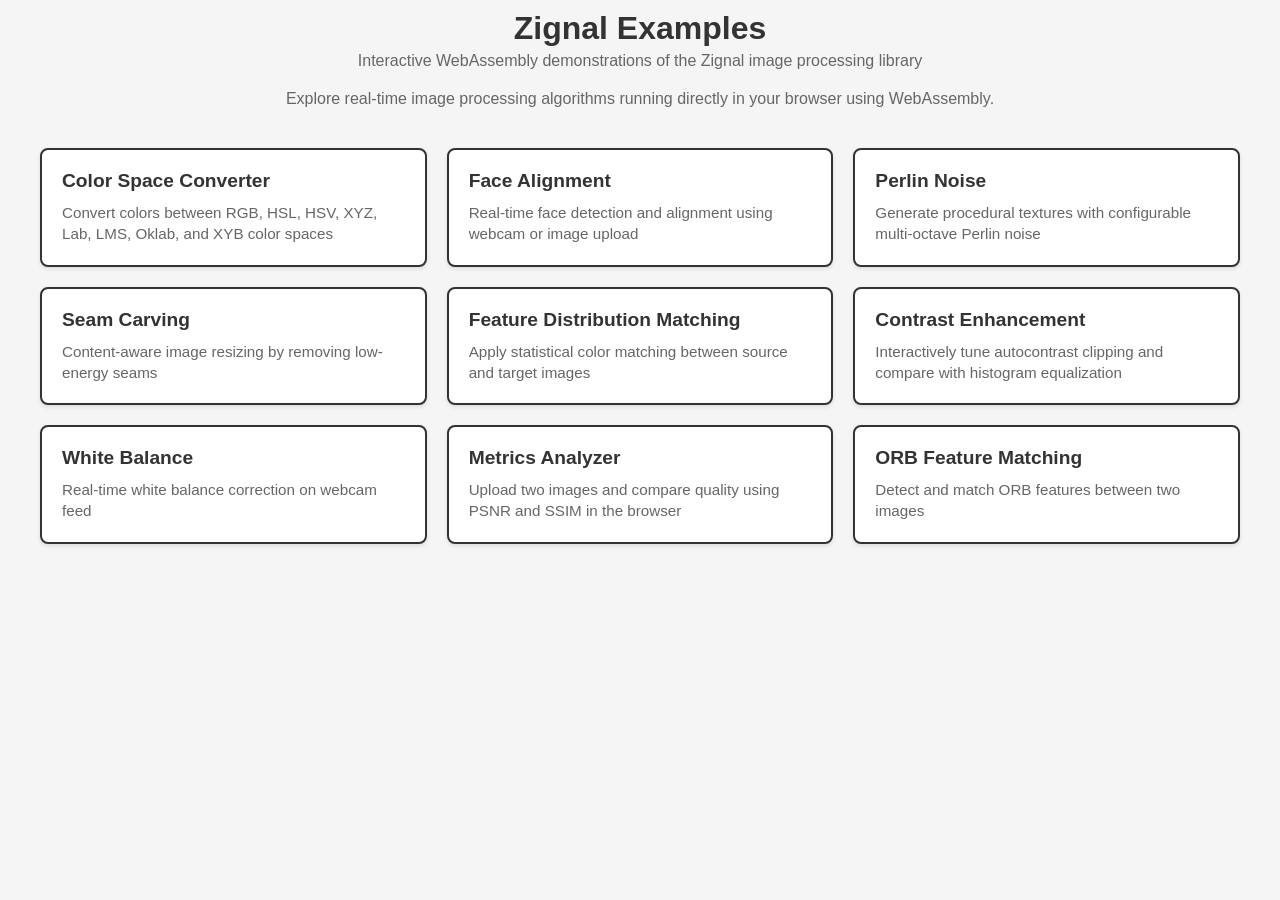
<file: examples/web/index.html>
<!DOCTYPE html>
<html lang="en">
	<head>
		<meta charset="UTF-8">
		<meta name="viewport" content="width=device-width, initial-scale=1.0">
		<meta http-equiv="X-UA-Compatible" content="ie=edge">
		<title>Zignal Examples</title>
		<link rel="stylesheet" href="./styles.css">
		<link rel="icon" type="image/png" href="favicon.png">
	</head>
	<body>
		<div class="header">
			<h1>Zignal Examples</h1>
			<p>Interactive WebAssembly demonstrations of the Zignal image processing library</p>
		</div>

		<div class="instructions">
			Explore real-time image processing algorithms running directly in your browser using WebAssembly.
		</div>

		<div class="examples-grid">
			<div class="example-card">
				<h3><a href="colorspaces.html">Color Space Converter</a></h3>
				<p>Convert colors between RGB, HSL, HSV, XYZ, Lab, LMS, Oklab, and XYB color spaces</p>
			</div>

			<div class="example-card">
				<h3><a href="face-alignment.html">Face Alignment</a></h3>
				<p>Real-time face detection and alignment using webcam or image upload</p>
			</div>

			<div class="example-card">
				<h3><a href="perlin-noise.html">Perlin Noise</a></h3>
				<p>Generate procedural textures with configurable multi-octave Perlin noise</p>
			</div>

			<div class="example-card">
				<h3><a href="seam-carving.html">Seam Carving</a></h3>
				<p>Content-aware image resizing by removing low-energy seams</p>
			</div>

			<div class="example-card">
				<h3><a href="fdm.html">Feature Distribution Matching</a></h3>
				<p>Apply statistical color matching between source and target images</p>
			</div>

			<div class="example-card">
				<h3><a href="contrast-enhancement.html">Contrast Enhancement</a></h3>
				<p>Interactively tune autocontrast clipping and compare with histogram equalization</p>
			</div>

			<div class="example-card">
				<h3><a href="white-balance.html">White Balance</a></h3>
				<p>Real-time white balance correction on webcam feed</p>
			</div>

			<div class="example-card">
				<h3><a href="metrics.html">Metrics Analyzer</a></h3>
				<p>Upload two images and compare quality using PSNR and SSIM in the browser</p>
			</div>
			<div class="example-card">
				<h3><a href="feature_matching.html">ORB Feature Matching</a></h3>
				<p>Detect and match ORB features between two images</p>
			</div>
		</div>
	</body>
</html>
</file>
<file: examples/web/styles.css>
/* Shared styles extracted from fdm.html */
body {
  margin: 0;
  padding: 10px;
  font-family: sans-serif;
  background-color: #f5f5f5;
  min-height: 100vh;
  box-sizing: border-box;
}
.header {
  text-align: center;
  margin-bottom: 20px;
}
.header h1 {
  margin: 0;
  color: #333;
  font-size: clamp(1.5rem, 4vw, 2rem);
}
.header p {
  margin: 5px 0;
  color: #666;
  font-size: clamp(0.8rem, 2.5vw, 1rem);
}
.header a {
  word-break: break-word;
}
.instructions {
  text-align: center;
  margin-bottom: 20px;
  color: #666;
  font-size: clamp(0.9rem, 2.5vw, 1rem);
  padding: 0 10px;
}
.metrics-container {
  display: flex;
  justify-content: center;
  align-items: flex-start;
  gap: 20px;
  margin-bottom: 20px;
  flex-wrap: wrap;
}
.canvas-group {
  text-align: center;
  min-width: 220px;
}
.canvas-group h3 {
  margin: 0 0 10px 0;
  color: #333;
  font-size: clamp(0.9rem, 3vw, 1.1rem);
}
.image-drop {
  width: 320px;
  height: 200px;
  max-width: 90vw;
  border: 2px dashed #888;
  border-radius: 6px;
  background-color: #fff;
  cursor: pointer;
  box-sizing: border-box;
  object-fit: contain;
}
.image-drop:hover {
  border-color: #555;
}
.metrics-controls {
  text-align: center;
  margin-bottom: 16px;
}
.metrics-controls button {
  padding: 12px 24px;
  font-size: clamp(1rem, 3vw, 1.1rem);
  background-color: #007bff;
  color: white;
  border: none;
  border-radius: 5px;
  cursor: pointer;
  min-height: 44px;
  touch-action: manipulation;
}
.metrics-controls button:hover {
  background-color: #0056b3;
}
.metrics-results {
  display: flex;
  justify-content: center;
  gap: 20px;
  flex-wrap: wrap;
  font-size: clamp(0.95rem, 2.5vw, 1.1rem);
  color: #333;
  text-align: center;
}
.metrics-results div {
  background: #fff;
  padding: 10px 16px;
  border-radius: 6px;
  box-shadow: 0 2px 4px rgba(0, 0, 0, 0.08);
}
#status {
  display: block;
  margin-top: 8px;
  color: #666;
  font-size: clamp(0.85rem, 2.5vw, 1rem);
}
#image-container {
  display: flex;
  flex-direction: row;
  justify-content: center;
  align-items: center;
  gap: 20px;
  margin-bottom: 20px;
  flex-wrap: wrap;
}
.canvas-wrapper {
  text-align: center;
  flex: 1;
  min-width: 200px;
  max-width: 300px;
}
.canvas-wrapper h3 {
  margin: 0 0 10px 0;
  color: #333;
  font-size: clamp(0.9rem, 3vw, 1.1rem);
}
canvas {
  width: 100%;
  max-width: 300px;
  height: auto;
  object-fit: contain;
  border: 2px solid #333;
  box-sizing: border-box;
  cursor: pointer;
  background-color: white;
  touch-action: manipulation;
}
canvas:hover {
  border-color: #666;
}
.controls {
  text-align: center;
  margin-top: 20px;
  padding: 0 10px;
}
#image-container .hint {
  margin-top: 8px;
  color: #666;
  font-size: clamp(0.75rem, 2.5vw, 0.9rem);
}
#match-button {
  padding: 12px 24px;
  font-size: clamp(1rem, 3vw, 1.1rem);
  background-color: #007bff;
  color: white;
  border: none;
  border-radius: 5px;
  cursor: pointer;
  min-height: 44px;
  touch-action: manipulation;
}
#match-button:hover {
  background-color: #0056b3;
}
#match-button:disabled {
  background-color: #ccc;
  cursor: not-allowed;
}
#time {
  margin-top: 10px;
  color: #666;
  font-size: clamp(0.8rem, 2.5vw, 1rem);
}

#upload-area {
  display: flex;
  gap: 20px;
  justify-content: center;
  margin: 20px 0;
  flex-wrap: wrap;
}

.upload-box {
  width: 320px;
  max-width: 90vw;
  height: 200px;
  border: 2px dashed #888;
  border-radius: 6px;
  background: #fff;
  display: flex;
  align-items: center;
  justify-content: center;
  cursor: pointer;
  position: relative;
  box-sizing: border-box;
  transition: border-color 0.2s ease;
}

.upload-box:hover {
  border-color: #555;
}

.upload-box.has-image {
  border-style: solid;
  border-color: #007bff;
}

.upload-box img {
  max-width: 100%;
  max-height: 100%;
  position: absolute;
  object-fit: contain;
}

.upload-label {
  color: #666;
  text-align: center;
  pointer-events: none;
  font-size: clamp(0.9rem, 2.5vw, 1rem);
}

#parameters {
  display: none;
  background: #fff;
  padding: 20px;
  margin: 20px auto;
  max-width: 800px;
  border-radius: 8px;
  box-shadow: 0 2px 4px rgba(0, 0, 0, 0.08);
}

#parameters.show {
  display: block;
}

#parameters label {
  display: block;
  margin-bottom: 5px;
  color: #333;
}

#parameters h3 {
  color: #333;
  margin: 20px 0 10px 0;
}

#parameters h3:first-of-type {
  margin-top: 0;
}

#parameters input[type="range"] {
  width: 100%;
  margin-bottom: 10px;
}

.param-grid {
  display: grid;
  grid-template-columns: repeat(auto-fit, minmax(220px, 1fr));
  gap: 15px;
}

.checkbox-inline-label {
  display: inline-block;
  margin-left: 8px;
  color: #333;
}

#stats {
  text-align: center;
  margin: 20px 0;
  font-family: monospace;
  color: #333;
}

.stat-row {
  margin: 5px 0;
}

.legend {
  text-align: center;
  margin: 10px 0;
  font-size: 14px;
  color: #333;
}

.legend span {
  margin: 0 10px;
  padding: 2px 6px;
  border-radius: 3px;
  display: inline-block;
  color: #333;
  background: #eee;
}

.badge {
  color: #333;
  background: #eef1f6;
}

.badge--excellent {
  background: #b8f5b8;
}

.badge--good {
  background: #fff7b3;
}

.badge--fair {
  background: #ffd4a3;
}

.badge--poor {
  background: #ffb3b3;
  color: #8c0000;
}

#result-area {
  text-align: center;
  margin: 20px auto;
}

#result-canvas {
  display: none;
  width: 100%;
  max-width: min(900px, 90vw);
  height: auto;
  border: 2px solid #333;
  background: #fff;
}

#result-canvas.visible {
  display: inline-block;
}

/* Mobile-specific styles */
@media (max-width: 768px) {
  body {
    padding: 5px;
  }
  #image-container {
    flex-direction: column;
    gap: 15px;
  }
  .canvas-wrapper {
    width: 100%;
    max-width: 90vw;
  }
  canvas {
    max-width: 90vw;
  }
  .header {
    margin-bottom: 15px;
  }
  .instructions {
    margin-bottom: 15px;
    font-size: 0.9rem;
  }
  #match-button {
    width: 90%;
    max-width: 300px;
  }
}

/* Very small screens */
@media (max-width: 480px) {
  .header h1 {
    font-size: 1.3rem;
  }
  .header p {
    font-size: 0.8rem;
  }
  .canvas-wrapper h3 {
    font-size: 1rem;
  }
  #image-container {
    gap: 10px;
  }
}

/* Legacy styles for backward compatibility */
#form {
  width: 300px;
  margin: 10px;
}

#video {
  position: absolute;
}

#canvas-webcam {
  border: 1px dashed black;
  vertical-align: center;
  width: 640px;
  height: auto;
  left: 0px;
  top: 0px;
  max-width: none;
  cursor: default;
}

#canvas-perlin {
  border: 1px solid black;
}

#canvas-container {
  position: relative;
  display: inline-block;
}

#canvas-seam{
  border: 1px solid black;
  max-width: 90vw;
  max-height: 80vh;
  width: auto;
  height: auto;
  object-fit: contain;
  display: block;
}

#seam-overlay {
  position: absolute;
  top: 0;
  left: 0;
  width: 100%;
  height: 100%;
  pointer-events: none;
  z-index: 10;
}

/* Button styles - unified across all examples (excluding copy buttons) */
button:not(.copy-button), #toggle-button, #align-button, #remove-button, #webcamToggleButton, #toggleButton {
  padding: 12px 24px;
  font-size: clamp(1rem, 3vw, 1.1rem);
  background-color: #007bff;
  color: white;
  border: none;
  border-radius: 5px;
  cursor: pointer;
  min-height: 44px;
  touch-action: manipulation;
  margin: 5px;
}

button:not(.copy-button):hover, #toggle-button:hover, #align-button:hover, #remove-button:hover, #webcamToggleButton:hover, #toggleButton:hover {
  background-color: #0056b3;
}

button:not(.copy-button):disabled, #toggle-button:disabled, #align-button:disabled, #remove-button:disabled, #webcamToggleButton:disabled, #toggleButton:disabled {
  background-color: #ccc;
  cursor: not-allowed;
}

#toggle-button {
  margin: 20px;
}

input {
  font-size: 20px;
  width: 150px;
}

/* Do not force width on checkboxes/radios */
input[type="checkbox"],
input[type="radio"] {
  width: auto;
}

#validation-message {
  color: #bf616a;
}

#color {
  width: 158px;
}

/* Examples index page styles */
.examples-grid {
  display: grid;
  grid-template-columns: repeat(auto-fit, minmax(300px, 1fr));
  gap: 20px;
  max-width: 1200px;
  margin: 0 auto;
  padding: 20px;
}

.example-card {
  background: white;
  border: 2px solid #333;
  border-radius: 8px;
  padding: 20px;
  transition: all 0.3s ease;
  box-shadow: 0 2px 4px rgba(0,0,0,0.1);
}

.example-card h3 {
  margin: 0 0 10px 0;
  color: #333;
  font-size: 1.2rem;
}

.example-card h3 a {
  color: #333;
  text-decoration: none;
}

.example-card h3 a:hover {
  color: #007bff;
}

.example-card p {
  margin: 0;
  color: #666;
  line-height: 1.4;
  font-size: 0.95rem;
}

/* Mobile responsive */
@media (max-width: 768px) {
  .examples-grid {
    grid-template-columns: 1fr;
    gap: 15px;
    padding: 15px;
  }

  .example-card {
    padding: 15px;
  }
}
</file>
